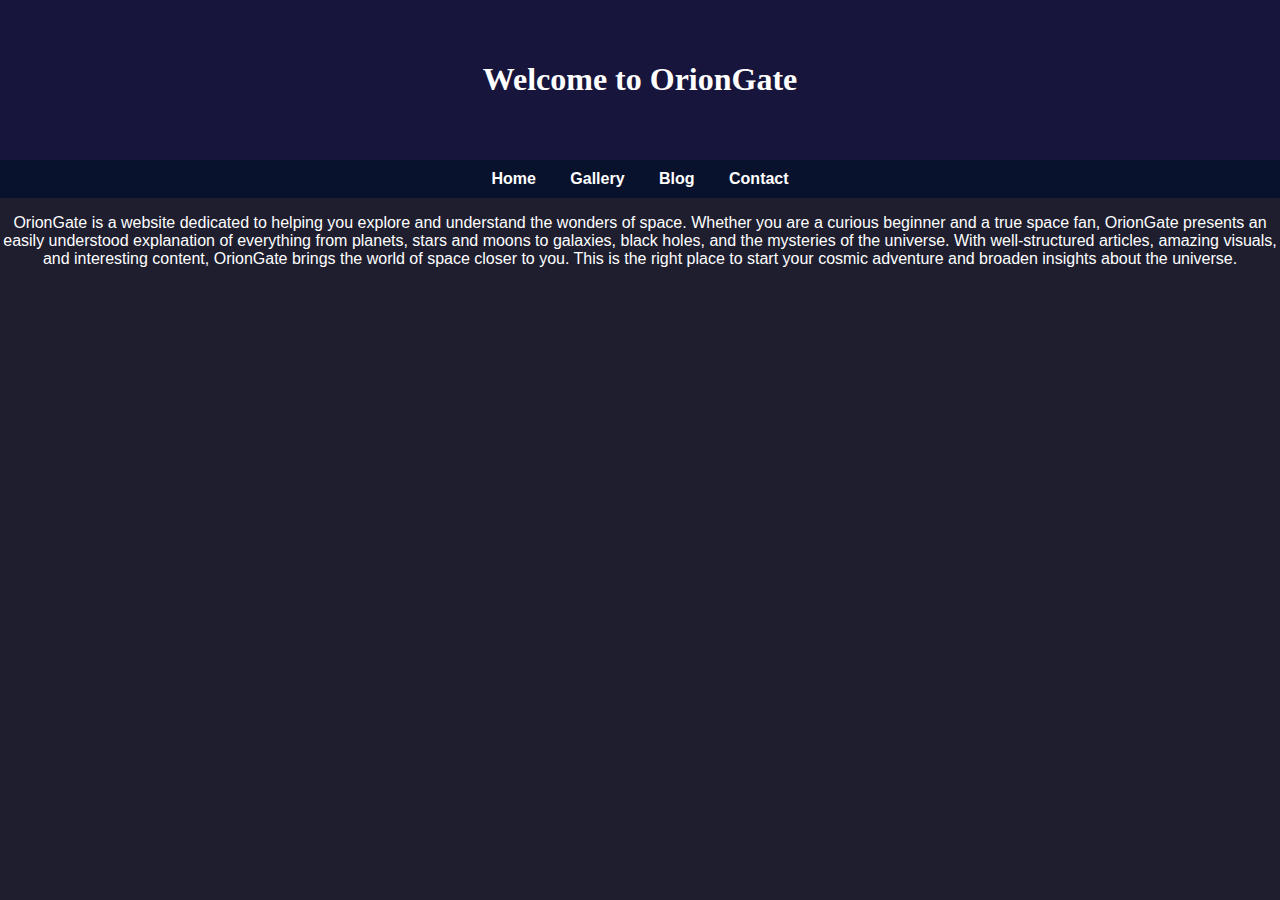
<file: index.html>
<!DOCTYPE html>
<html lang="id">
<head>
    <meta charset="UTF-8">
    <meta name="viewport" content="width=device-width, initial-scale=1.0">
    <title>Home - OrionGate</title>
    <link rel="stylesheet" href="style.css">
</head>
<body>
    <section>
        <div class="welcome-banner">
            <h1>Welcome to OrionGate</h1>
            
        </div>
    </section>
   
    <nav>
        <a href="index.html">Home</a>
        <a href="gallery.html">Gallery</a>
        <a href="blog.html">Blog</a>
        <a href="contact.html">Contact</a>
    </nav>

    <p>
        OrionGate is a website dedicated to helping you explore and understand the wonders of space. 
        Whether you are a curious beginner and a true space fan, OrionGate presents an easily understood explanation of everything from planets, stars and moons to galaxies, black holes, and the mysteries of the universe. 
        With well-structured articles, amazing visuals, and interesting content, OrionGate brings the world of space closer to you.
        This is the right place to start your cosmic adventure and broaden insights about the universe.
    </p>
        </body>
</html>
</file>
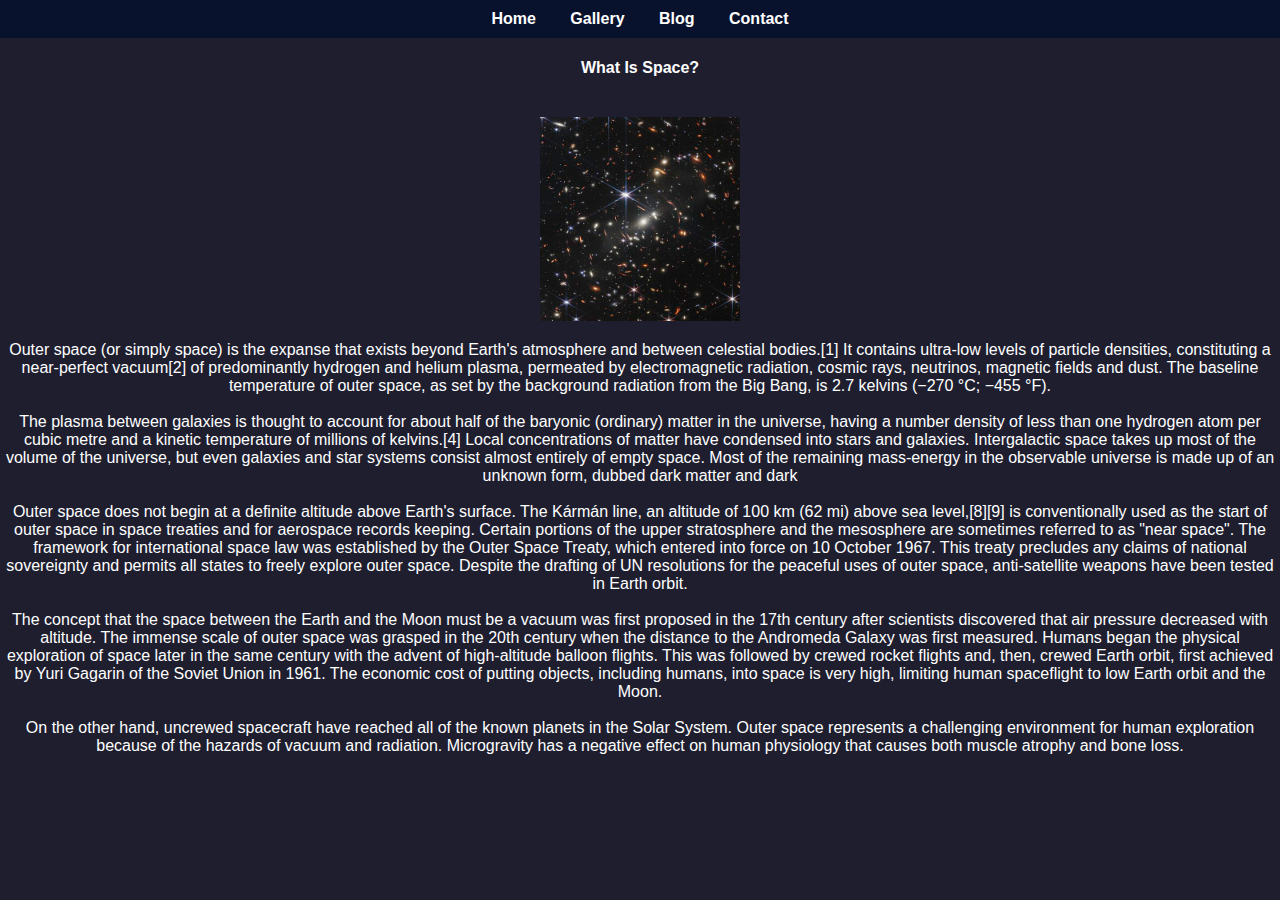
<file: blog.html>
<!DOCTYPE html>
<html lang="id">
<head>
    <meta charset="UTF-8">
    <meta name="viewport" content="width=device-width, initial-scale=1.0">
    <title>Blog - Website</title>
    <link rel="stylesheet" href="style.css">
</head>
<body>
    <nav>
        <a href="index.html">Home</a>
        <a href="gallery.html">Gallery</a>
        <a href="blog.html">Blog</a>
        <a href="contact.html">Contact</a>
    </nav>
    <div class="blog-container">
        <article>
            <h4>What Is Space?</h4> <br>
            <img src="asset/space.jpg" alt="" width="200">
            <p>
                Outer space (or simply space) is the expanse that exists beyond Earth's atmosphere and between celestial bodies.[1] It contains ultra-low levels of particle densities, constituting a near-perfect vacuum[2] of predominantly hydrogen and helium plasma, permeated by electromagnetic radiation, cosmic rays, neutrinos, magnetic fields and dust. The baseline temperature of outer space, as set by the background radiation from the Big Bang, is 2.7 kelvins (−270 °C; −455 °F). <br> <br>
        
                The plasma between galaxies is thought to account for about half of the baryonic (ordinary) matter in the universe, having a number density of less than one hydrogen atom per cubic metre and a kinetic temperature of millions of kelvins.[4] Local concentrations of matter have condensed into stars and galaxies. Intergalactic space takes up most of the volume of the universe, but even galaxies and star systems consist almost entirely of empty space. Most of the remaining mass-energy in the observable universe is made up of an unknown form, dubbed dark matter and dark <br><br>
        
                Outer space does not begin at a definite altitude above Earth's surface. The Kármán line, an altitude of 100 km (62 mi) above sea level,[8][9] is conventionally used as the start of outer space in space treaties and for aerospace records keeping. Certain portions of the upper stratosphere and the mesosphere are sometimes referred to as "near space". The framework for international space law was established by the Outer Space Treaty, which entered into force on 10 October 1967. This treaty precludes any claims of national sovereignty and permits all states to freely explore outer space. Despite the drafting of UN resolutions for the peaceful uses of outer space, anti-satellite weapons have been tested in Earth orbit. <br><br>
        
                The concept that the space between the Earth and the Moon must be a vacuum was first proposed in the 17th century after scientists discovered that air pressure decreased with altitude. The immense scale of outer space was grasped in the 20th century when the distance to the Andromeda Galaxy was first measured. Humans began the physical exploration of space later in the same century with the advent of high-altitude balloon flights. This was followed by crewed rocket flights and, then, crewed Earth orbit, first achieved by Yuri Gagarin of the Soviet Union in 1961. The economic cost of putting objects, including humans, into space is very high, limiting human spaceflight to low Earth orbit and the Moon. <br><br>
                On the other hand, uncrewed spacecraft have reached all of the known planets in the Solar System. Outer space represents a challenging environment for human exploration because of the hazards of vacuum and radiation. Microgravity has a negative effect on human physiology that causes both muscle atrophy and bone loss.
            </p>
        </article>
    </div>
</body>
</html>
</file>
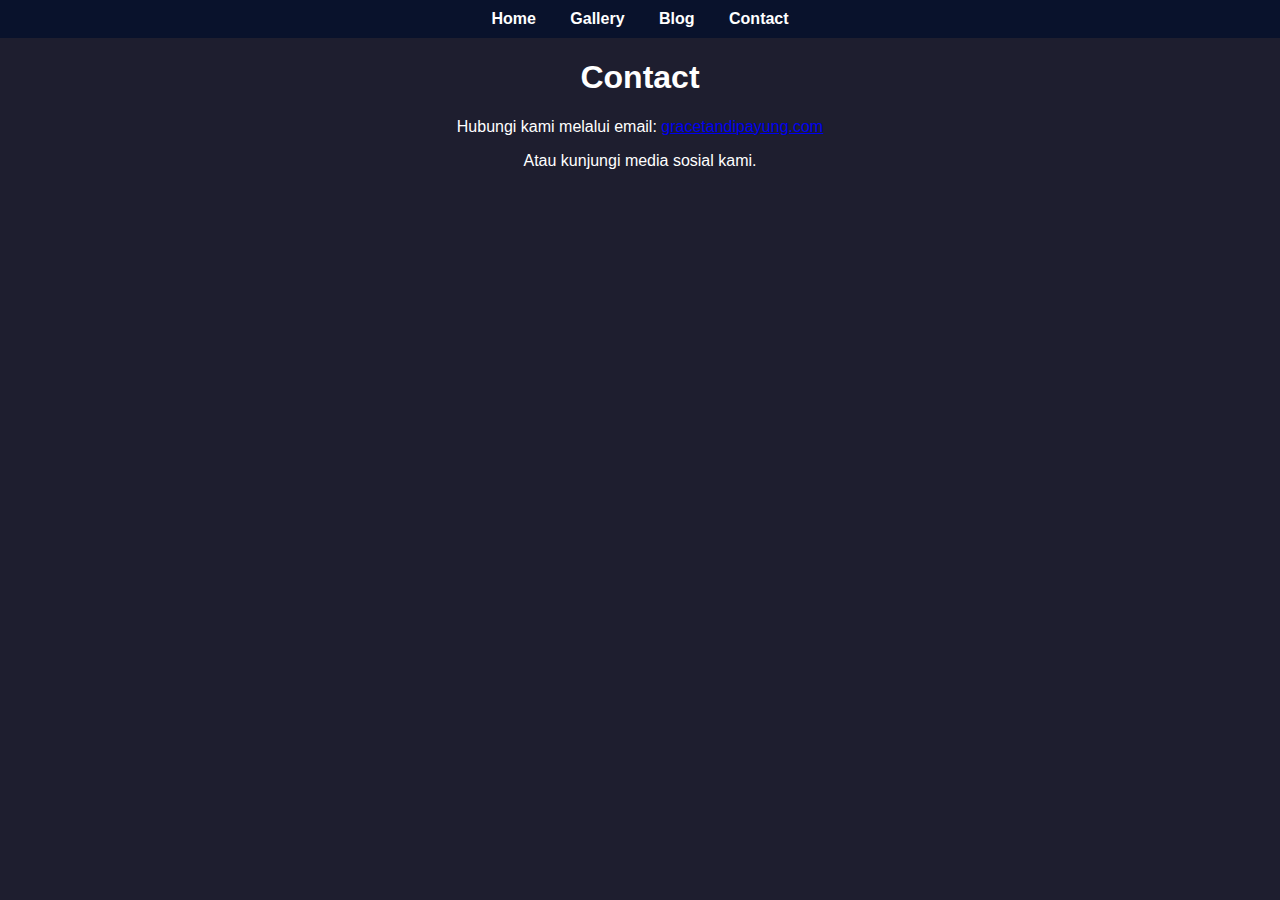
<file: contact.html>
<!DOCTYPE html>
<html lang="id">
<head>
    <meta charset="UTF-8">
    <meta name="viewport" content="width=device-width, initial-scale=1.0">
    <title>Contact - Website Sederhana</title>
    <link rel="stylesheet" href="style.css">
</head>
<body>
    <nav>
        <a href="index.html">Home</a>
        <a href="gallery.html">Gallery</a>
        <a href="blog.html">Blog</a>
        <a href="contact.html">Contact</a>
    </nav>
    <div class="contact-container">
        <h1>Contact</h1>
        <p>Hubungi kami melalui email: <a href="gracetandipayung@gmail.com">gracetandipayung.com</a></p>
        <p>Atau kunjungi media sosial kami.</p>
    </div>
</body>
</html>
</file>
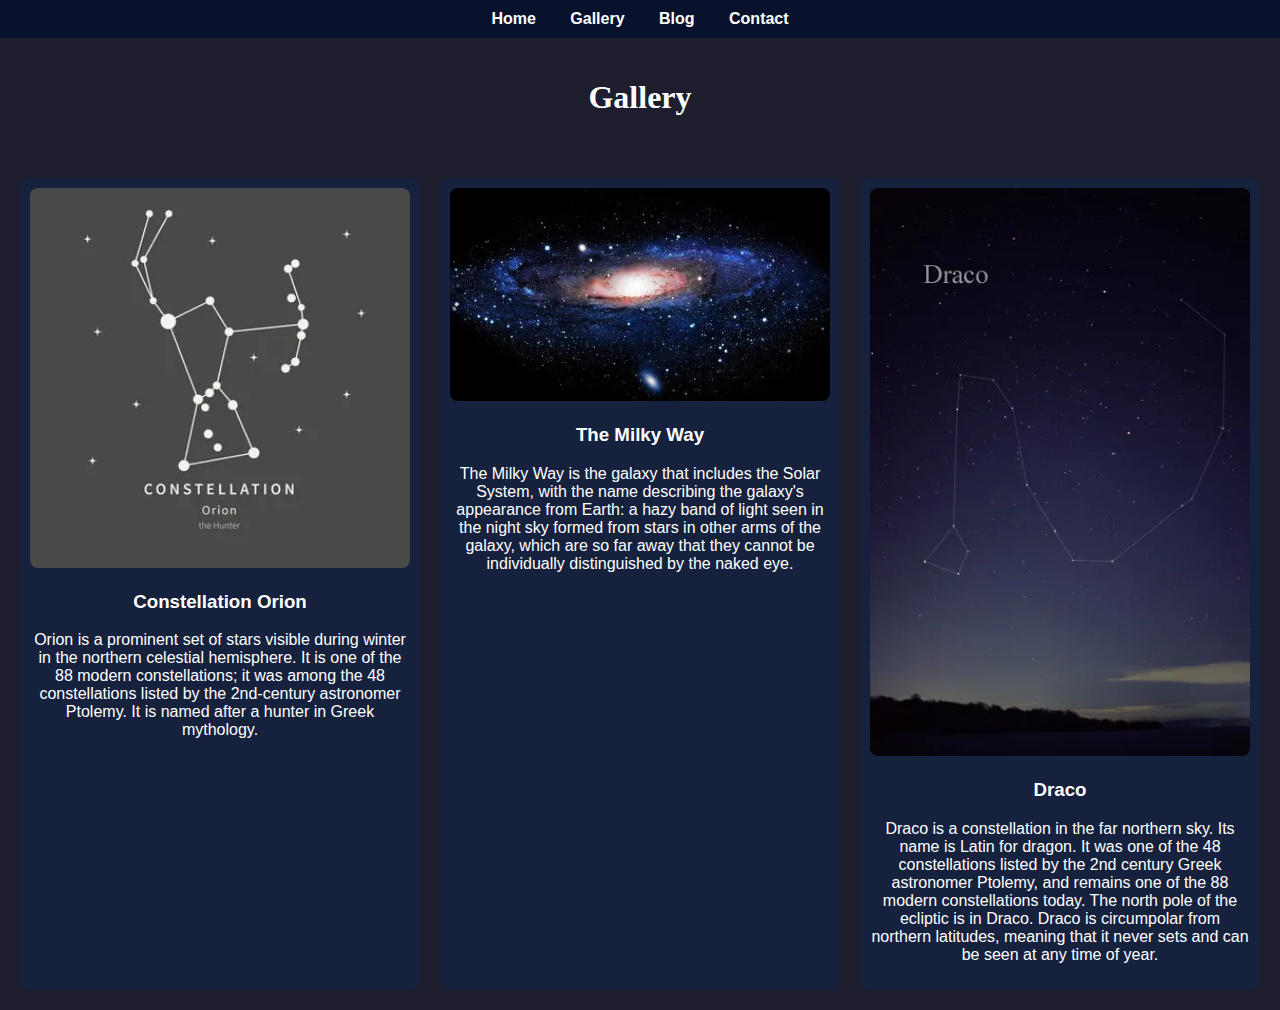
<file: gallery.html>
<!DOCTYPE html>
<html lang="id">
<head>
    <meta charset="UTF-8">
    <meta name="viewport" content="width=device-width, initial-scale=1.0">
    <title>Gallery - Website</title>
    <link rel="stylesheet" href="style.css">
</head>
<body>
    <nav>
        <a href="index.html">Home</a>
        <a href="gallery.html">Gallery</a>
        <a href="blog.html">Blog</a>
        <a href="contact.html">Contact</a>
    </nav>
    <div class="container-image">
        <h1>Gallery</h1>
        
    </div>
    <div class="grid-img">
      <div class="grid-item">
          <img src="asset/orion.webp" alt="Orion">
          <h3>Constellation Orion</h3>
          <p>Orion is a prominent set of stars visible during winter in the northern celestial hemisphere. 
              It is one of the 88 modern constellations; it was among the 48 constellations listed by the 2nd-century astronomer Ptolemy.
              It is named after a hunter in Greek mythology.</p>
      </div>
      <div class="grid-item">
          <img src="asset/bima sakti.webp" alt="The Milky Way">
          <h3>The Milky Way</h3>
          <p>The Milky Way is the galaxy that includes the Solar System, with the name describing the galaxy's appearance from Earth: 
            a hazy band of light seen in the night sky formed from stars in other arms of the galaxy, which are so far away that they cannot be individually distinguished by the naked eye.</p>
      </div>
      <div class="grid-item">
          <img src="asset/Draco.webp" alt="Draco" width="150">
          <h3>Draco</h3>
          <p>Draco is a constellation in the far northern sky. Its name is Latin for dragon. It was one of the 48 constellations listed by the 2nd century Greek astronomer Ptolemy, and remains one of the 88 modern constellations today.
            The north pole of the ecliptic is in Draco. Draco is circumpolar from northern latitudes, meaning that it never sets and can be seen at any time of year.</p>
      </div>
  </div>
      
        
    </div>
    <script src="script.js"></script>
</body>
</html>
</file>
<file: style.css>
body {
    font-family: Arial, sans-serif;
    color: white;
    text-align: center;
    background-color: #1e1e2f;
    padding: 0;
    margin: 0;
}

nav {
    background-color: #09122c;
    padding: 10px;
}

nav a {
    color: white;              
    text-decoration: none;     
    margin: 0 15px;
    font-weight: bold;
}


nav a:hover {
    color: #00bcd4;          
}


.container {
    max-width: 800px;
    margin: 10px;
}
.logo {
    display: block;
    margin: 20px;
    height: 80px;
}
.container-image{
    margin: 10px;
    padding: 10px;
    font-family: 'Times New Roman';
    text-align: center;
}
.grid-img {
    display: grid;
    grid-template-columns: repeat(auto-fill, minmax(300px, 1fr)); /* Responsive columns */
    gap: 20px; /* Space between grid items */
    padding: 20px; /* Padding around the grid */
}

.grid-item {
    background-color: #16213e; /* Dark card background */
    border-radius: 8px; /* Rounded corners */
    padding: 10px; /* Inner padding */
    text-align: center; /* Center text */
}

.grid-item img {
    width: 100%; /* Responsive image */
    border-radius: 8px; /* Rounded image corners */
}
  
.welcome-banner {
    font-family: 'Times New Roman';
    padding: 40px 20px; 
    background-color: #17153b;
    width: 100%;
    margin: 0; 
    box-sizing: border-box; 
    text-align: center;
}

.lightbox {
    display: none; /* Hidden by default */
    position: fixed;
    left: 0;
    top: 0;
    width: 100%;
    height: 100%;
    background-color: rgba(0, 0, 0, 0.8);
    justify-content: center;
    align-items: center;
}

.lightbox img {
    max-width: 90%;
    max-height: 90%;
}
</file>
